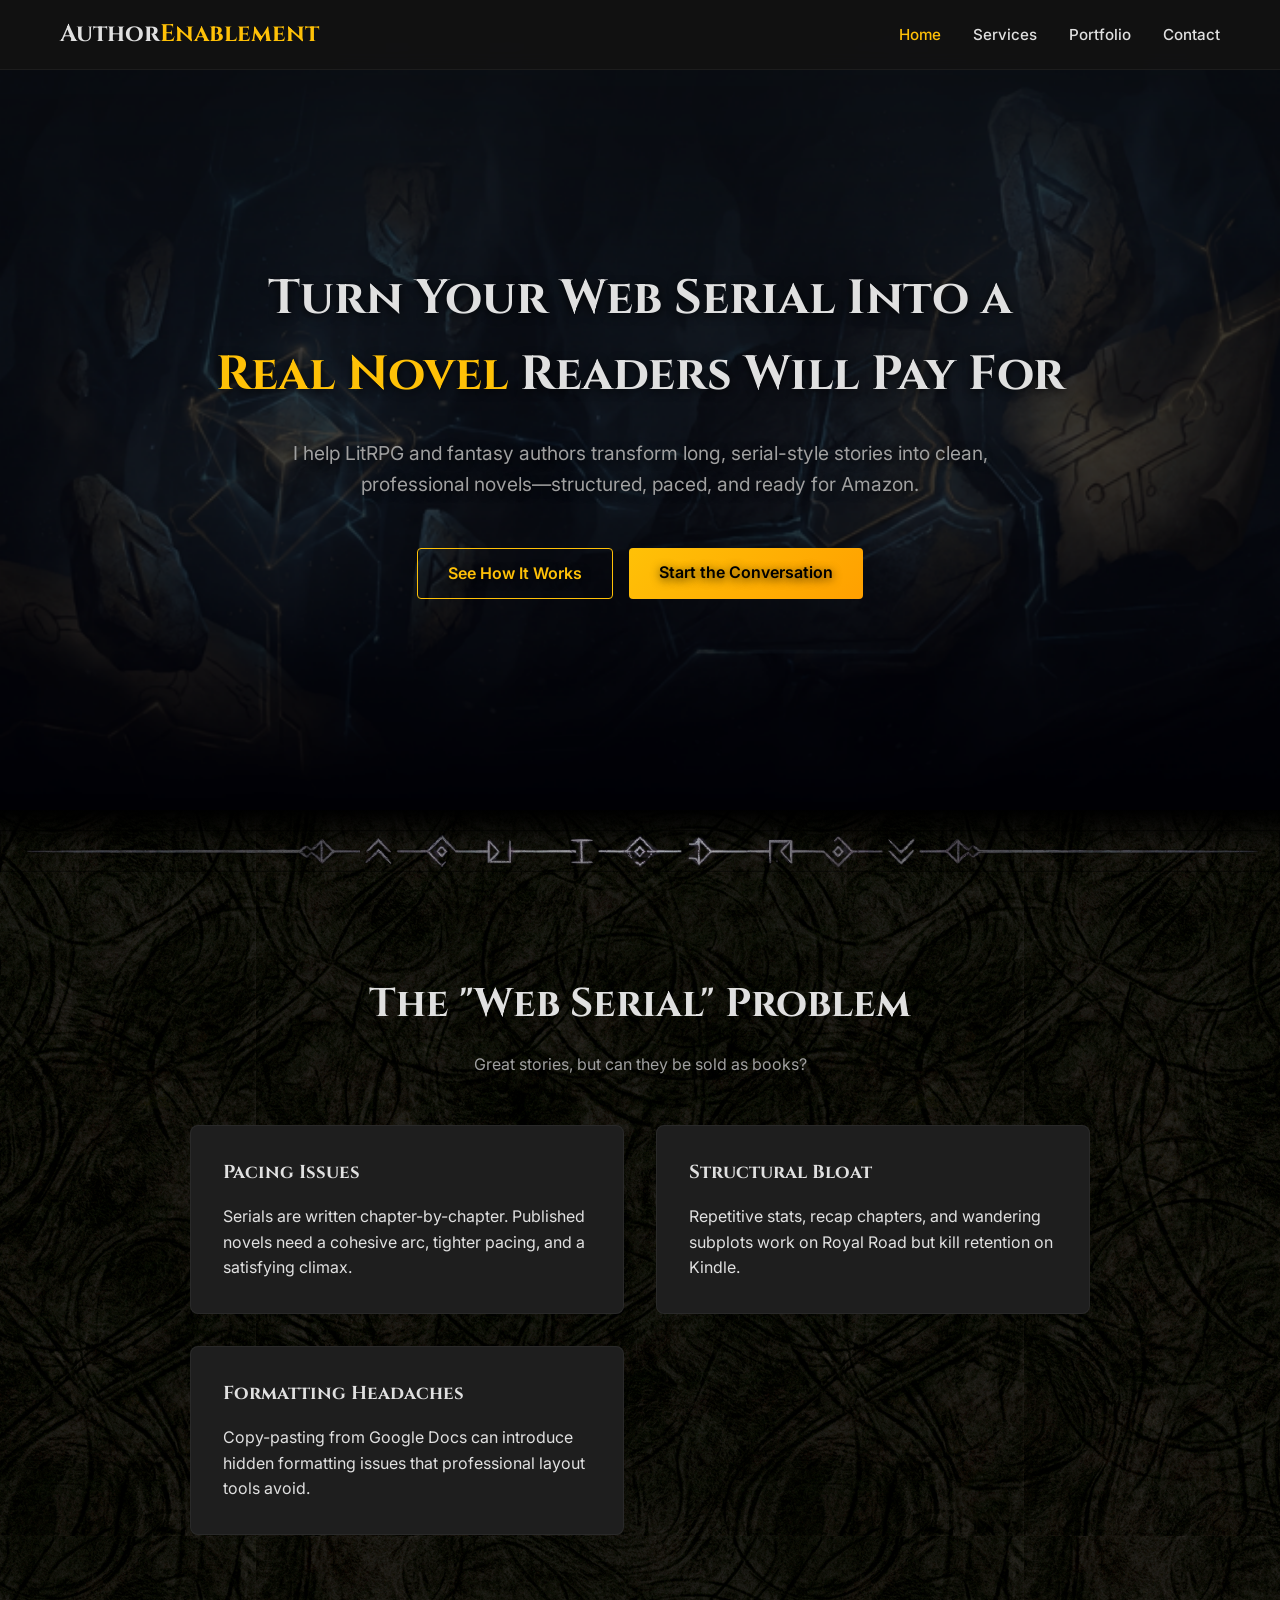
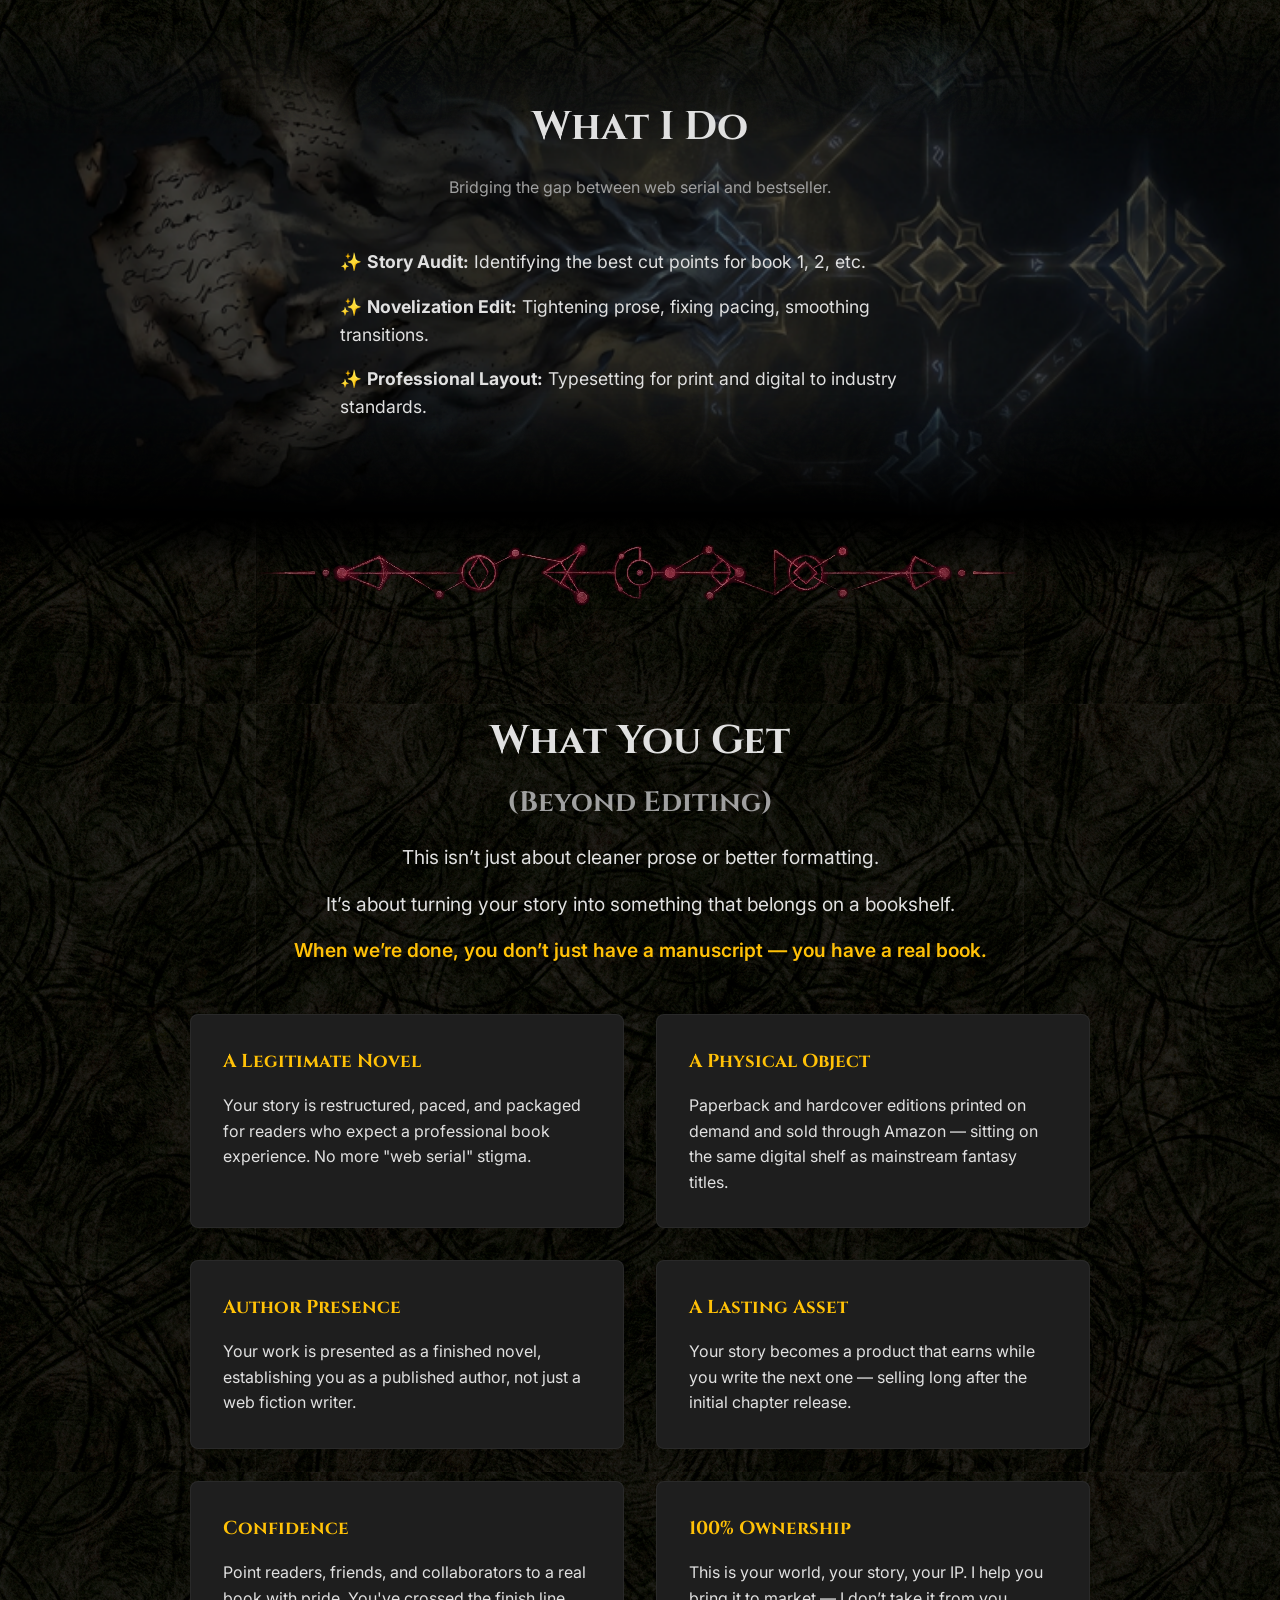
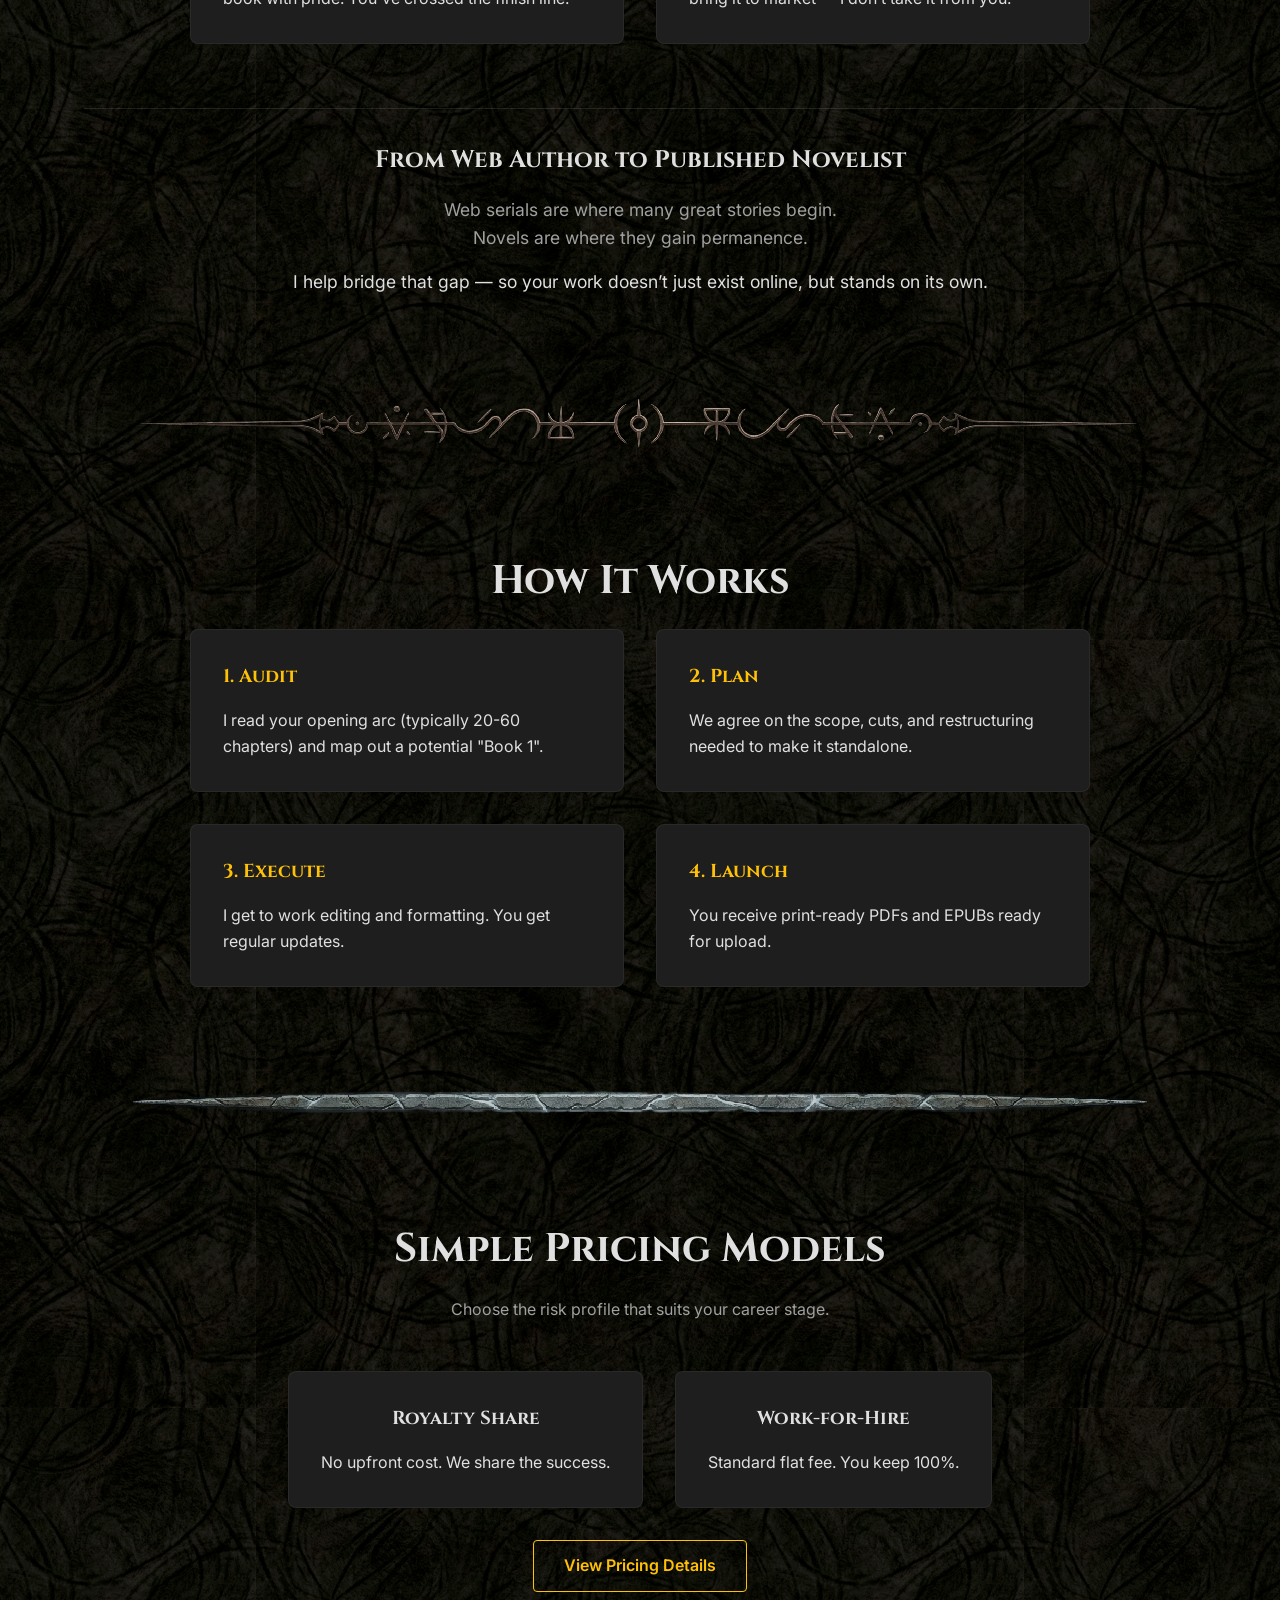
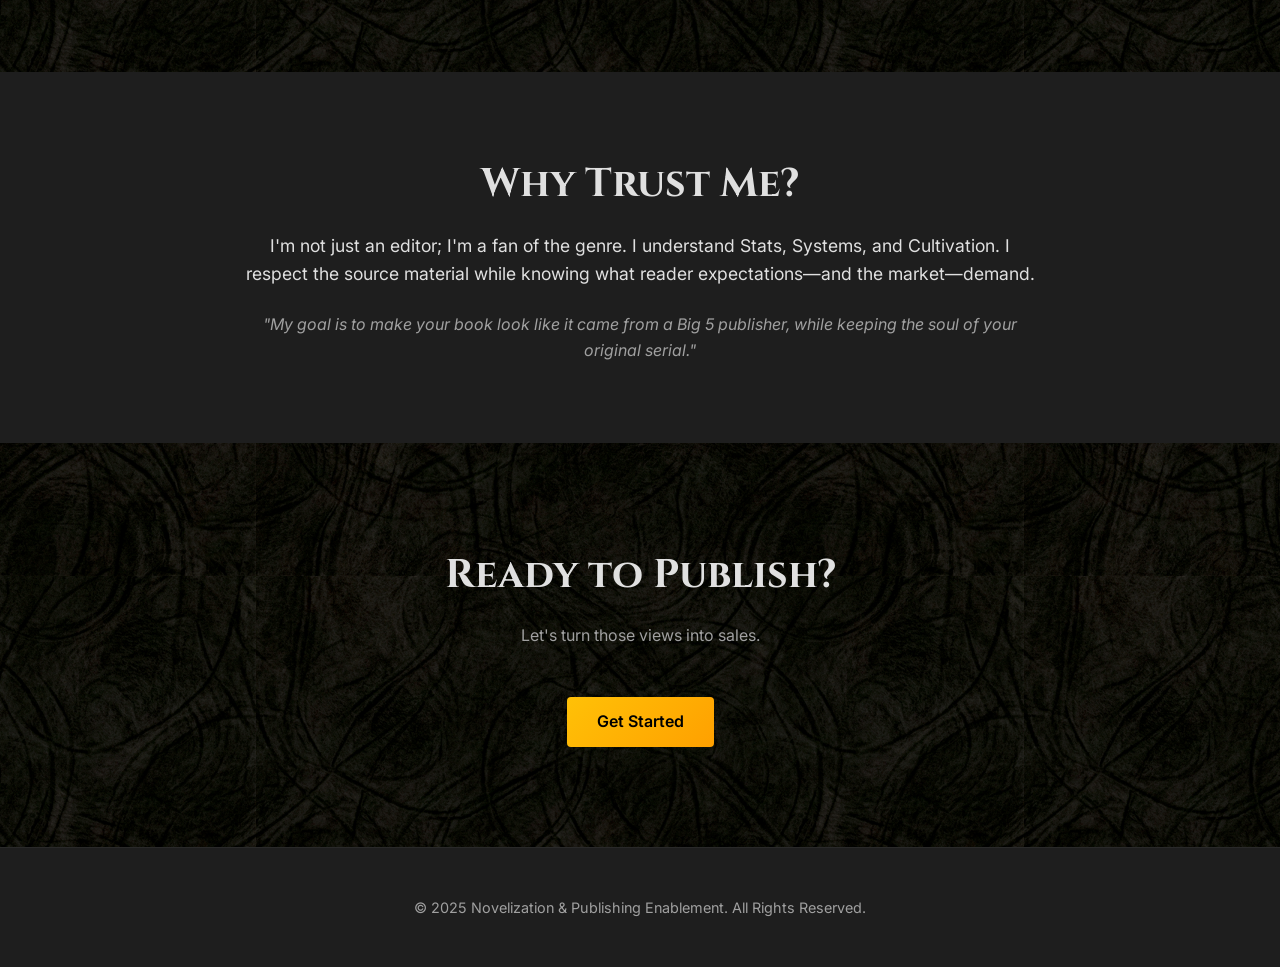
<file: index.html>
<!DOCTYPE html>
<html lang="en">

<head>
    <meta charset="UTF-8">
    <meta name="viewport" content="width=device-width, initial-scale=1.0">
    <title>Author Services | Turn Your Serial Into a Professional Novel</title>
    <meta name="description"
        content="I help LitRPG and Fantasy authors transform web serials into published novels ready for Amazon.">
    <meta property="og:title" content="Author Services | Novelization & Publishing Enablement">
    <meta property="og:description" content="Professional novelization services for LitRPG and Fantasy authors.">
    <meta property="og:type" content="website">

    <!-- Fonts -->
    <link rel="preconnect" href="https://fonts.googleapis.com">
    <link rel="preconnect" href="https://fonts.gstatic.com" crossorigin>
    <link href="https://fonts.googleapis.com/css2?family=Cinzel:wght@400;700&family=Inter:wght@400;600&display=swap"
        rel="stylesheet">

    <!-- Styles -->
    <link rel="stylesheet" href="assets/css/styles.css">
</head>

<body>

    <!-- Nav -->
    <header>
        <div class="container nav-container">
            <a href="index.html" class="logo">Author<span style="color: var(--accent-gold)">Enablement</span></a>
            <div class="hamburger">
                <span></span>
                <span></span>
                <span></span>
            </div>
            <ul class="nav-links">
                <li><a href="index.html" class="active">Home</a></li>
                <li><a href="services.html">Services</a></li>
                <li><a href="portfolio.html">Portfolio</a></li>
                <li><a href="contact.html">Contact</a></li>
            </ul>
        </div>
    </header>

    <!-- Hero -->
    <section class="hero"
        style="min-height: 90vh; display: flex; align-items: center; justify-content: center; text-align: center; padding-top: 100px;">
        <div class="container">
            <h1 style="font-size: 3rem; margin-bottom: 1.5rem;">Turn Your Web Serial Into a <br><span
                    style="color: var(--accent-gold)">Real Novel</span> Readers Will Pay For</h1>
            <p class="section-subtitle" style="font-size: 1.2rem;">
                I help LitRPG and fantasy authors transform long, serial-style stories into clean, professional
                novels—structured, paced, and ready for Amazon.
            </p>
            <div style="display: flex; gap: 1rem; justify-content: center; flex-wrap: wrap;">
                <a href="#process" class="btn btn-secondary">See How It Works</a>
                <a href="contact.html" class="btn btn-primary">Start the Conversation</a>
            </div>
        </div>
    </section>

    <!-- Divider -->
    <div class="section-divider fade-in">
        <img src="assets/images/section-divider-2.webp" alt="Decorative Divider">
    </div>

    <!-- Problem -->
    <section class="problem">
        <div class="container">
            <h2 class="section-title">The "Web Serial" Problem</h2>
            <p class="section-subtitle">Great stories, but can they be sold as books?</p>
            <div class="card-grid">
                <div class="card">
                    <h3>Pacing Issues</h3>
                    <p>Serials are written chapter-by-chapter. Published novels need a cohesive arc, tighter pacing, and
                        a satisfying climax.</p>
                </div>
                <div class="card">
                    <h3>Structural Bloat</h3>
                    <p>Repetitive stats, recap chapters, and wandering subplots work on Royal Road but kill retention on
                        Kindle.</p>
                </div>
                <div class="card">
                    <h3>Formatting Headaches</h3>
                    <p>Copy-pasting from Google Docs can introduce hidden formatting issues that professional layout
                        tools avoid.</p>
                </div>
            </div>
        </div>
    </section>

    <!-- What I Do -->
    <section class="what-i-do bg-accent">
        <div class="container">
            <h2 class="section-title">What I Do</h2>
            <p class="section-subtitle">Bridging the gap between web serial and bestseller.</p>
            <div style="display: flex; flex-wrap: wrap; gap: 2rem; justify-content: center;">
                <ul style="list-style: none; text-align: left; font-size: 1.1rem; max-width: 600px;">
                    <li style="margin-bottom: 1rem;">✨ <strong>Story Audit:</strong> Identifying the best cut points for
                        book 1, 2, etc.</li>
                    <li style="margin-bottom: 1rem;">✨ <strong>Novelization Edit:</strong> Tightening prose, fixing
                        pacing, smoothing transitions.</li>
                    <li style="margin-bottom: 1rem;">✨ <strong>Professional Layout:</strong> Typesetting for print and
                        digital to industry standards.</li>
                </ul>
            </div>
        </div>
    </section>

    <!-- Divider -->
    <div class="section-divider fade-in">
        <img src="assets/images/section-divider-3.webp" alt="Decorative Divider">
    </div>

    <!-- What You Get (Beyond Editing) -->
    <section class="beyond-editing">
        <div class="container">
            <h2 class="section-title">What You Get <span
                    style="font-size: 0.7em; color: var(--text-muted); display: block; margin-top: 0.5rem;">(Beyond
                    Editing)</span></h2>

            <div style="max-width: 800px; margin: 0 auto; text-align: center; margin-bottom: 3rem;">
                <p style="font-size: 1.2rem; margin-bottom: 1rem;">This isn’t just about cleaner prose or better
                    formatting.</p>
                <p style="font-size: 1.2rem; margin-bottom: 1rem;">It’s about turning your story into something that
                    belongs on a bookshelf.</p>
                <p style="font-size: 1.2rem; color: var(--accent-gold); font-weight: 600;">When we’re done, you don’t
                    just have a manuscript — you have a real book.</p>
            </div>

            <div class="card-grid">
                <div class="card">
                    <h3 style="color: var(--accent-gold);">A Legitimate Novel</h3>
                    <p>Your story is restructured, paced, and packaged for readers who expect a professional book
                        experience. No more "web serial" stigma.</p>
                </div>
                <div class="card">
                    <h3 style="color: var(--accent-gold);">A Physical Object</h3>
                    <p>Paperback and hardcover editions printed on demand and sold through Amazon — sitting on the same
                        digital shelf as mainstream fantasy titles.</p>
                </div>
                <div class="card">
                    <h3 style="color: var(--accent-gold);">Author Presence</h3>
                    <p>Your work is presented as a finished novel, establishing you as a published author, not just a
                        web fiction writer.</p>
                </div>
                <div class="card">
                    <h3 style="color: var(--accent-gold);">A Lasting Asset</h3>
                    <p>Your story becomes a product that earns while you write the next one — selling long after the
                        initial chapter release.</p>
                </div>
                <div class="card">
                    <h3 style="color: var(--accent-gold);">Confidence</h3>
                    <p>Point readers, friends, and collaborators to a real book with pride. You've crossed the finish
                        line.</p>
                </div>
                <div class="card">
                    <h3 style="color: var(--accent-gold);">100% Ownership</h3>
                    <p>This is your world, your story, your IP. I help you bring it to market — I don’t take it from
                        you.</p>
                </div>
            </div>

            <div
                style="margin-top: 4rem; text-align: center; border-top: 1px solid rgba(255,255,255,0.1); padding-top: 2rem;">
                <h3 style="font-size: 1.5rem; margin-bottom: 1rem;">From Web Author to Published Novelist</h3>
                <p style="max-width: 700px; margin: 0 auto; color: var(--text-muted); font-size: 1.1rem;">
                    Web serials are where many great stories begin.<br>
                    Novels are where they gain permanence.<br>
                    <span style="color: var(--text-main); margin-top: 1rem; display: block;">I help bridge that gap — so
                        your work doesn’t just exist online, but stands on its own.</span>
                </p>
            </div>
        </div>
    </section>

    <!-- Divider -->
    <div class="section-divider">
        <img src="assets/images/section-divider-4.webp" alt="Decorative Divider">
    </div>

    <!-- How It Works -->
    <section id="process">
        <div class="container">
            <h2 class="section-title">How It Works</h2>
            <div class="card-grid">
                <div class="card">
                    <h3 style="color: var(--accent-gold);">1. Audit</h3>
                    <p>I read your opening arc (typically 20-60 chapters) and map out a potential "Book 1".</p>
                </div>
                <div class="card">
                    <h3 style="color: var(--accent-gold);">2. Plan</h3>
                    <p>We agree on the scope, cuts, and restructuring needed to make it standalone.</p>
                </div>
                <div class="card">
                    <h3 style="color: var(--accent-gold);">3. Execute</h3>
                    <p>I get to work editing and formatting. You get regular updates.</p>
                </div>
                <div class="card">
                    <h3 style="color: var(--accent-gold);">4. Launch</h3>
                    <p>You receive print-ready PDFs and EPUBs ready for upload.</p>
                </div>
            </div>
        </div>
    </section>

    <!-- Divider -->
    <div class="section-divider">
        <img src="assets/images/section-divider-6.webp" alt="Decorative Divider">
    </div>

    <!-- Pricing Models Intro -->
    <section class="pricing-intro">
        <div class="container">
            <h2 class="section-title">Simple Pricing Models</h2>
            <p class="section-subtitle">Choose the risk profile that suits your career stage.</p>
            <div style="display: flex; gap: 2rem; justify-content: center; flex-wrap: wrap; margin-bottom: 2rem;">
                <div class="card" style="text-align: center; max-width: 400px;">
                    <h3>Royalty Share</h3>
                    <p>No upfront cost. We share the success.</p>
                </div>
                <div class="card" style="text-align: center; max-width: 400px;">
                    <h3>Work-for-Hire</h3>
                    <p>Standard flat fee. You keep 100%.</p>
                </div>
            </div>
            <div style="text-align: center;">
                <a href="services.html" class="btn btn-secondary">View Pricing Details</a>
            </div>
        </div>
    </section>

    <!-- Trust / Why Me -->
    <section class="trust" style="background-color: var(--bg-card);">
        <div class="container">
            <h2 class="section-title">Why Trust Me?</h2>
            <div style="max-width: 800px; margin: 0 auto; text-align: center;">
                <p style="margin-bottom: 1.5rem; font-size: 1.1rem;">
                    I'm not just an editor; I'm a fan of the genre. I understand Stats, Systems, and Cultivation.
                    I respect the source material while knowing what reader expectations—and the market—demand.
                </p>
                <p style="font-style: italic; color: var(--text-muted);">
                    "My goal is to make your book look like it came from a Big 5 publisher, while keeping the soul of
                    your original serial."
                </p>
            </div>
        </div>
    </section>

    <!-- Final CTA -->
    <section class="final-cta" style="text-align: center; padding: 100px 0;">
        <div class="container">
            <h2 class="section-title">Ready to Publish?</h2>
            <p class="section-subtitle">Let's turn those views into sales.</p>
            <a href="contact.html" class="btn btn-primary">Get Started</a>
        </div>
    </section>

    <!-- Footer -->
    <footer>
        <div class="container">
            <p>&copy; 2025 Novelization & Publishing Enablement. All Rights Reserved.</p>
        </div>
    </footer>

    <script src="assets/js/script.js"></script>
</body>

</html>
</file>
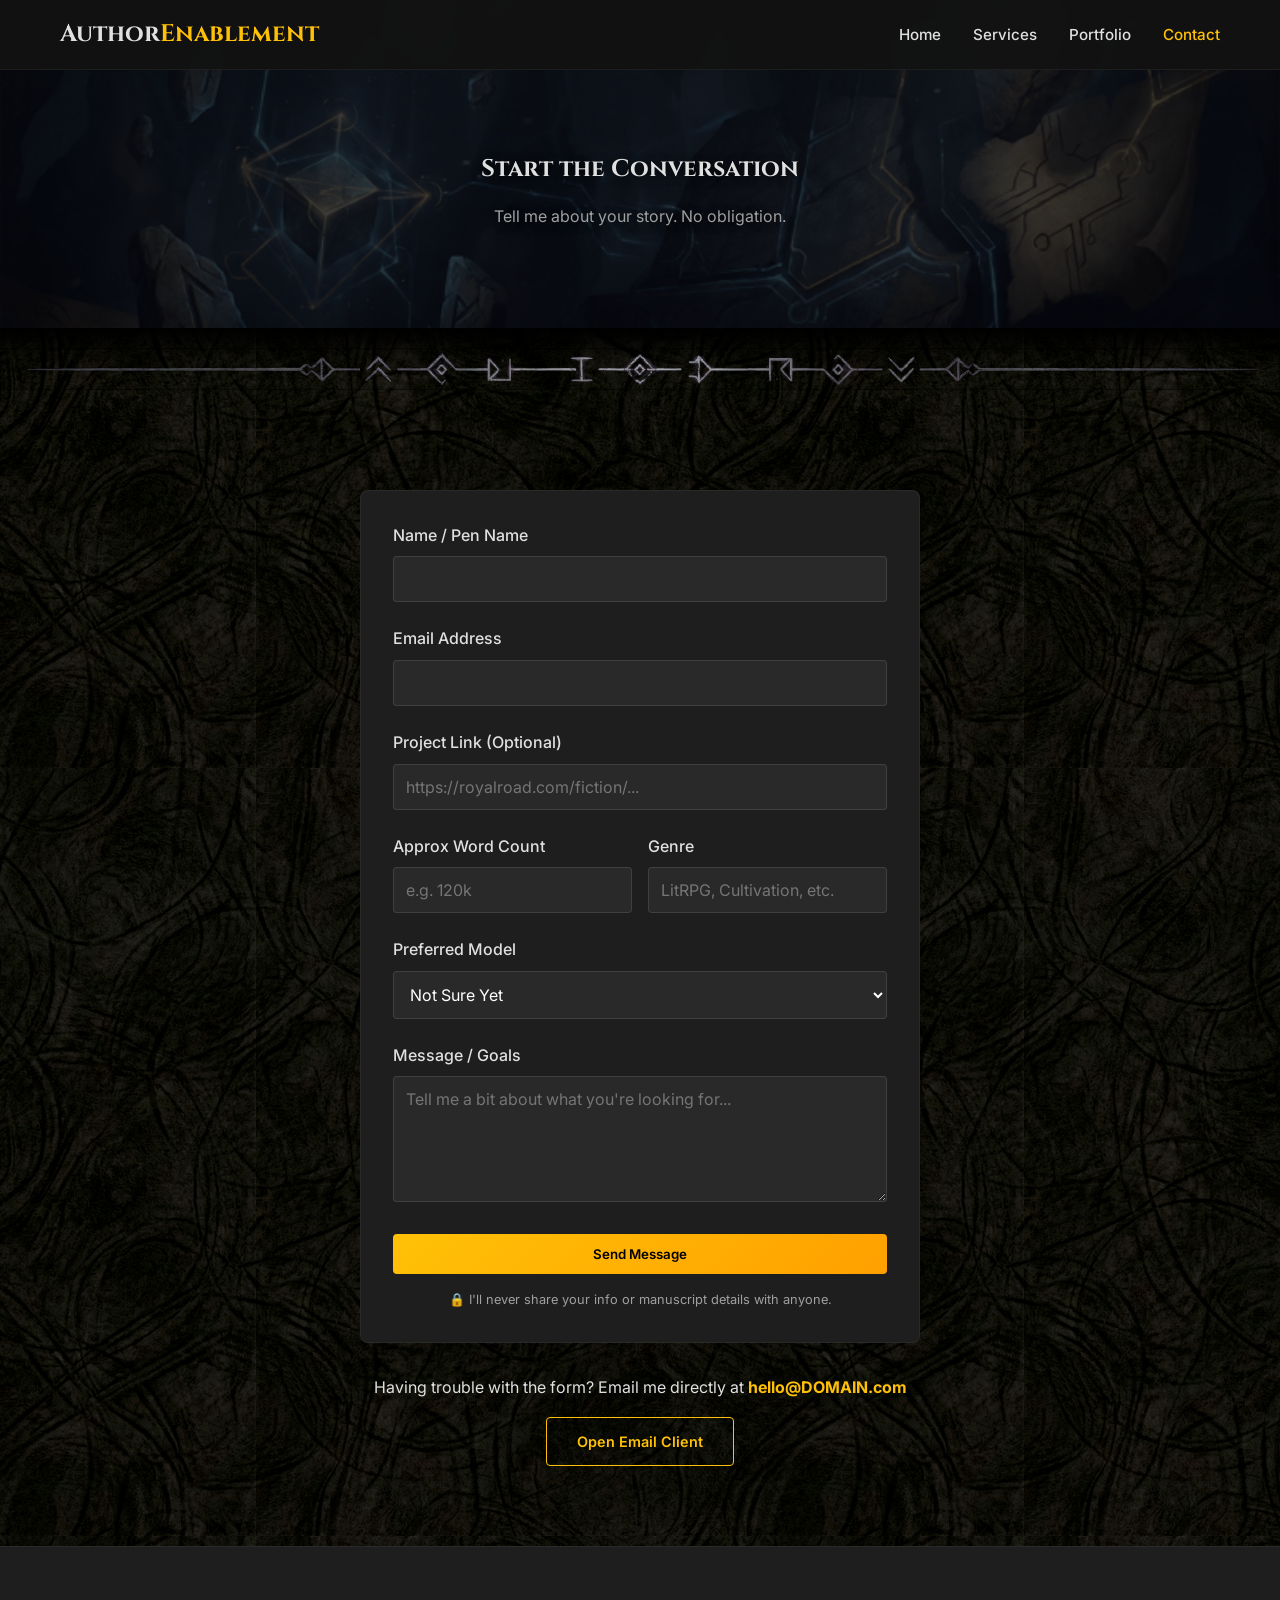
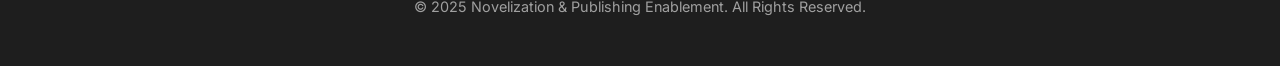
<file: contact.html>
<!DOCTYPE html>
<html lang="en">

<head>
    <meta charset="UTF-8">
    <meta name="viewport" content="width=device-width, initial-scale=1.0">
    <title>Contact | Author Services</title>
    <meta name="description" content="Contact me to discuss your novelization project.">

    <!-- Fonts -->
    <link rel="preconnect" href="https://fonts.googleapis.com">
    <link href="https://fonts.googleapis.com/css2?family=Cinzel:wght@400;700&family=Inter:wght@400;600&display=swap"
        rel="stylesheet">

    <!-- Styles -->
    <link rel="stylesheet" href="assets/css/styles.css">
    <style>
        .form-group {
            margin-bottom: 1.5rem;
        }

        label {
            display: block;
            margin-bottom: 0.5rem;
            color: var(--text-main);
            font-weight: 500;
        }

        input,
        select,
        textarea {
            width: 100%;
            padding: 12px;
            background-color: rgba(255, 255, 255, 0.05);
            border: 1px solid rgba(255, 255, 255, 0.1);
            border-radius: 4px;
            color: #fff;
            font-family: var(--font-body);
            font-size: 1rem;
        }

        input:focus,
        select:focus,
        textarea:focus {
            outline: none;
            border-color: var(--accent-gold);
            background-color: rgba(255, 255, 255, 0.1);
        }

        .privacy-note {
            font-size: 0.8rem;
            color: var(--text-muted);
            margin-top: 1rem;
            text-align: center;
        }
    </style>
</head>

<body>

    <!-- Nav -->
    <header>
        <div class="container nav-container">
            <a href="index.html" class="logo">Author<span style="color: var(--accent-gold)">Enablement</span></a>
            <div class="hamburger">
                <span></span>
                <span></span>
                <span></span>
            </div>
            <ul class="nav-links">
                <li><a href="index.html">Home</a></li>
                <li><a href="services.html">Services</a></li>
                <li><a href="portfolio.html">Portfolio</a></li>
                <li><a href="contact.html" class="active">Contact</a></li>
            </ul>
        </div>
    </header>

    <section class="hero" style="padding-top: 150px; text-align: center; min-height: 30vh">
        <div class="container">
            <h1>Start the Conversation</h1>
            <p class="section-subtitle">Tell me about your story. No obligation.</p>
        </div>
    </section>

    <!-- Divider -->
    <div class="section-divider fade-in">
        <img src="assets/images/section-divider-2.webp" alt="Decorative Divider">
    </div>

    <!-- Contact Form -->
    <section class="contact-form">
        <div class="container" style="max-width: 600px;">
            <div class="card">
                <!-- Formspree Integration with Fallback -->
                <form action="https://formspree.io/f/PLACEHOLDER" method="POST">

                    <div class="form-group">
                        <label for="name">Name / Pen Name</label>
                        <input type="text" id="name" name="name" required>
                    </div>

                    <div class="form-group">
                        <label for="email">Email Address</label>
                        <input type="email" id="email" name="email" required>
                    </div>

                    <div class="form-group">
                        <label for="project-link">Project Link (Optional)</label>
                        <input type="url" id="project-link" name="projectLink"
                            placeholder="https://royalroad.com/fiction/...">
                    </div>

                    <div class="form-row" style="display: flex; gap: 1rem; flex-wrap: wrap;">
                        <div class="form-group" style="flex: 1; min-width: 200px;">
                            <label for="words">Approx Word Count</label>
                            <input type="text" id="words" name="wordCount" placeholder="e.g. 120k">
                        </div>
                        <div class="form-group" style="flex: 1; min-width: 200px;">
                            <label for="genre">Genre</label>
                            <input type="text" id="genre" name="genre" placeholder="LitRPG, Cultivation, etc.">
                        </div>
                    </div>

                    <div class="form-group">
                        <label for="model">Preferred Model</label>
                        <select id="model" name="pricingModel">
                            <option value="unsure">Not Sure Yet</option>
                            <option value="royalty">Royalty Share (No Upfront)</option>
                            <option value="hire">Work-for-Hire (Flat Fee)</option>
                        </select>
                    </div>

                    <div class="form-group">
                        <label for="message">Message / Goals</label>
                        <textarea id="message" name="message" rows="5" required
                            placeholder="Tell me a bit about what you're looking for..."></textarea>
                    </div>

                    <!-- Mailto Fallback Script -->
                    <script>
                        // Optional: Check if formspree works or provide a button to switch to mailto
                    </script>

                    <button type="submit" class="btn btn-primary" style="width: 100%;">Send Message</button>

                    <p class="privacy-note">🔒 I'll never share your info or manuscript details with anyone.</p>
                </form>
            </div>

            <div style="text-align: center; margin-top: 2rem;">
                <p>Having trouble with the form? Email me directly at <a href="mailto:hello@DOMAIN.com"
                        style="color: var(--accent-gold); font-weight: bold;">hello@DOMAIN.com</a></p>
                <div style="margin-top: 1rem;">
                    <a href="mailto:hello@DOMAIN.com?subject=Inquiry%20about%20Novelization" class="btn btn-secondary"
                        style="font-size: 0.9rem;">Open Email Client</a>
                </div>
            </div>
        </div>
    </section>

    <!-- Footer -->
    <footer>
        <div class="container">
            <p>&copy; 2025 Novelization & Publishing Enablement. All Rights Reserved.</p>
        </div>
    </footer>

    <script src="assets/js/script.js"></script>
</body>

</html>
</file>
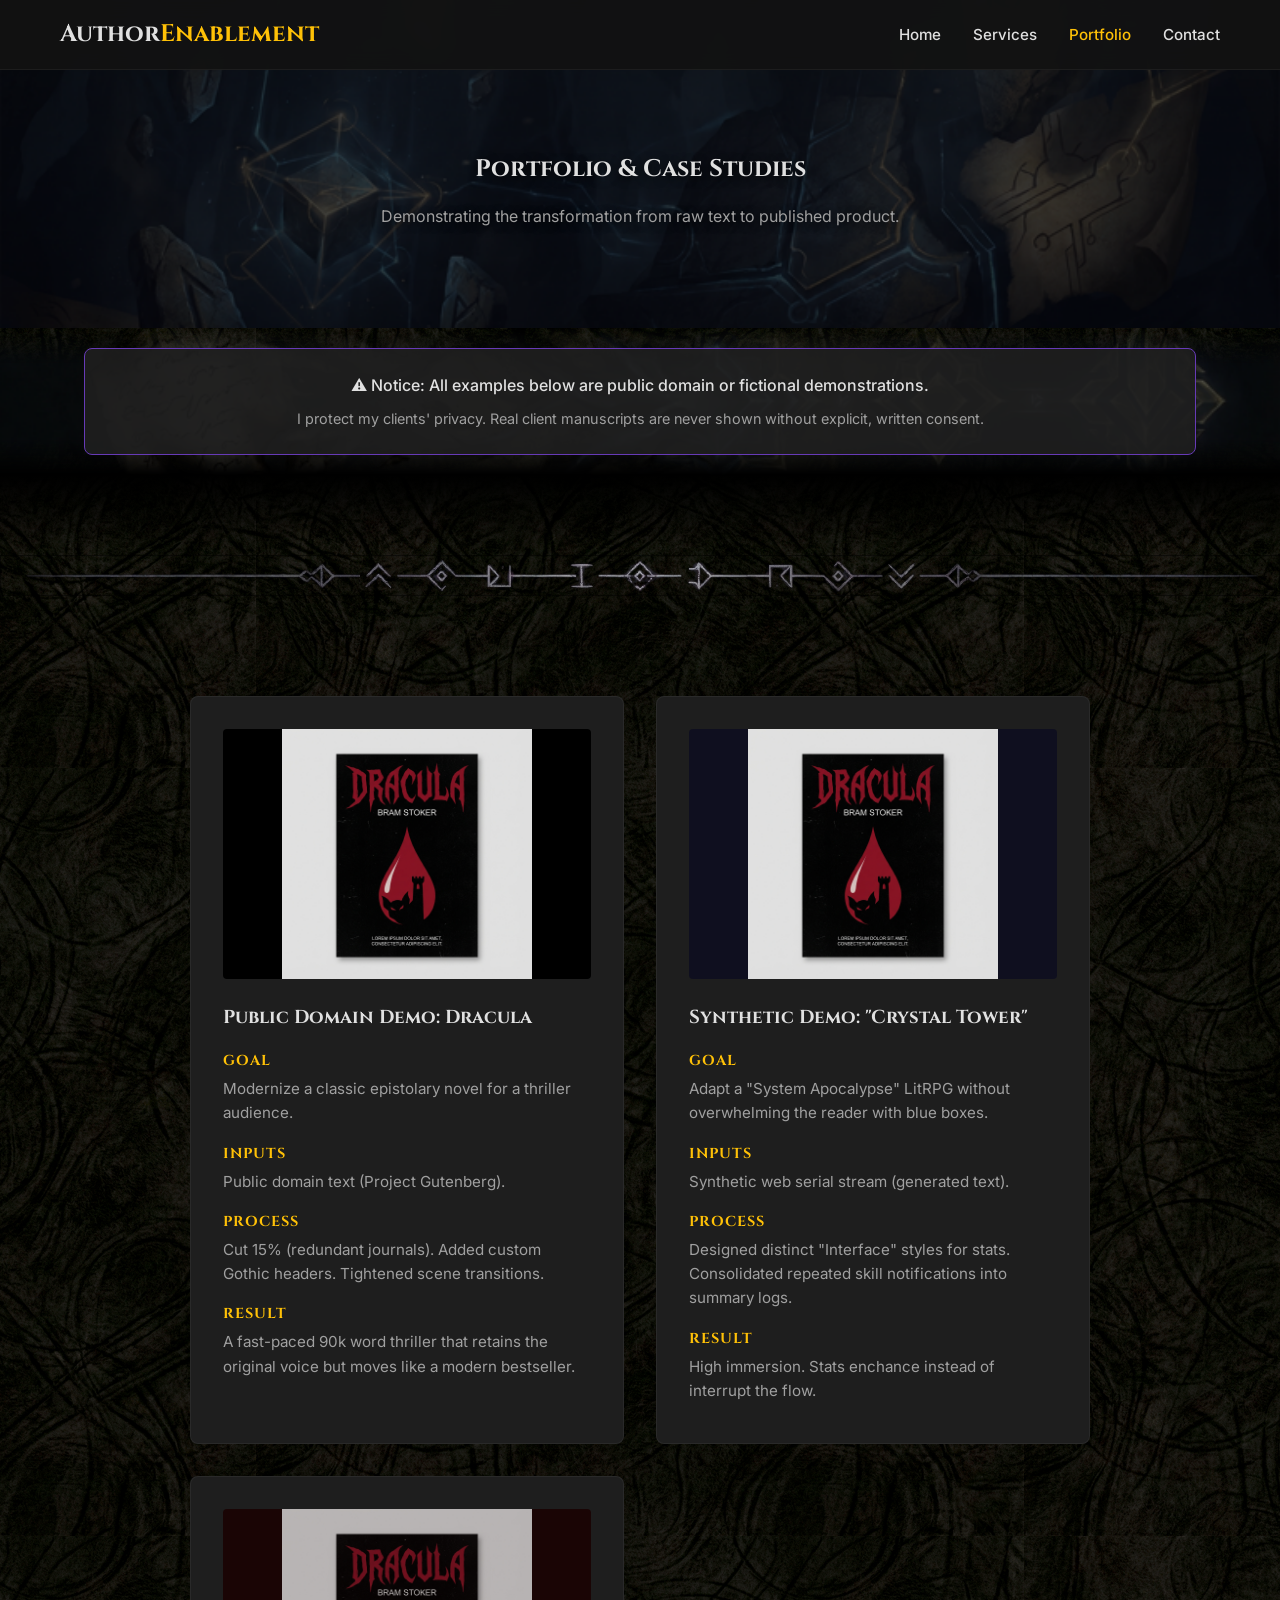
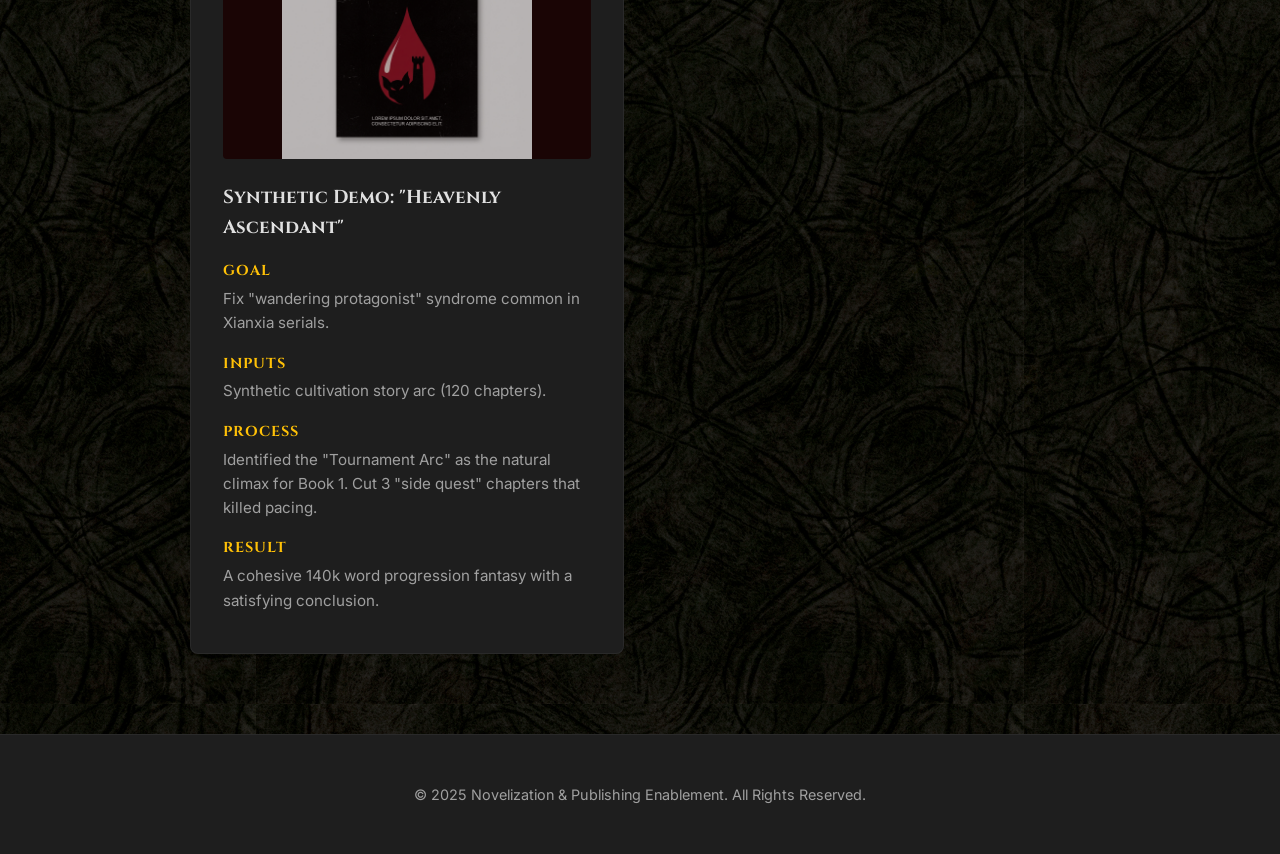
<file: portfolio.html>
<!DOCTYPE html>
<html lang="en">

<head>
    <meta charset="UTF-8">
    <meta name="viewport" content="width=device-width, initial-scale=1.0">
    <title>Portfolio | Author Services</title>
    <meta name="description" content="Examples of novelization work, including structure audits and layout design.">

    <!-- Fonts -->
    <link rel="preconnect" href="https://fonts.googleapis.com">
    <link href="https://fonts.googleapis.com/css2?family=Cinzel:wght@400;700&family=Inter:wght@400;600&display=swap"
        rel="stylesheet">

    <!-- Styles -->
    <link rel="stylesheet" href="assets/css/styles.css">
    <style>
        .case-details h4 {
            color: var(--accent-gold);
            font-size: 0.9rem;
            text-transform: uppercase;
            letter-spacing: 1px;
            margin-bottom: 0.3rem;
            margin-top: 1rem;
        }

        .case-details p {
            margin-bottom: 0.5rem;
            font-size: 0.95rem;
            color: var(--text-muted);
        }
    </style>
</head>

<body>

    <!-- Nav -->
    <header>
        <div class="container nav-container">
            <a href="index.html" class="logo">Author<span style="color: var(--accent-gold)">Enablement</span></a>
            <div class="hamburger">
                <span></span>
                <span></span>
                <span></span>
            </div>
            <ul class="nav-links">
                <li><a href="index.html">Home</a></li>
                <li><a href="services.html">Services</a></li>
                <li><a href="portfolio.html" class="active">Portfolio</a></li>
                <li><a href="contact.html">Contact</a></li>
            </ul>
        </div>
    </header>

    <section class="hero" style="padding-top: 150px; text-align: center; min-height: 30vh;">
        <div class="container">
            <h1>Portfolio & Case Studies</h1>
            <p class="section-subtitle">Demonstrating the transformation from raw text to published product.</p>
        </div>
    </section>

    <!-- Disclaimer -->
    <section class="disclaimer bg-accent" style="padding: 20px 0; ">
        <div class="container">
            <div
                style="background: rgba(30, 30, 30, 0.9); border: 1px solid var(--accent-purple); padding: 1.5rem; border-radius: 8px; text-align: center;">
                <p style="font-size: 1rem; color: var(--text-main); font-weight: 500;">
                    ⚠️ Notice: All examples below are public domain or fictional demonstrations.
                </p>
                <p style="font-size: 0.9rem; color: var(--text-muted); margin-top: 0.5rem;">
                    I protect my clients' privacy. Real client manuscripts are never shown without explicit, written
                    consent.
                </p>
            </div>
        </div>
    </section>

    <!-- Divider -->
    <div class="section-divider fade-in" style="padding-top: 80px;">
        <img src="assets/images/section-divider-2.webp" alt="Decorative Divider">
    </div>

    <!-- Portfolio Grid -->
    <section class="portfolio">
        <div class="container">
            <div class="card-grid" style="grid-template-columns: repeat(auto-fit, minmax(350px, 1fr));">

                <!-- Dracula Demo -->
                <div class="card">
                    <div
                        style="height: 250px; background: #000; display: flex; align-items: center; justify-content: center; overflow: hidden; margin-bottom: 1.5rem; border-radius: 4px;">
                        <img src="assets/images/placeholder-cover-dracula.png" alt="Dracula Book Cover Concept"
                            style="height: 100%; width: auto;">
                    </div>
                    <h3>Public Domain Demo: Dracula</h3>
                    <div class="case-details">
                        <h4>Goal</h4>
                        <p>Modernize a classic epistolary novel for a thriller audience.</p>

                        <h4>Inputs</h4>
                        <p>Public domain text (Project Gutenberg).</p>

                        <h4>Process</h4>
                        <p>Cut 15% (redundant journals). Added custom Gothic headers. Tightened scene transitions.</p>

                        <h4>Result</h4>
                        <p>A fast-paced 90k word thriller that retains the original voice but moves like a modern
                            bestseller.</p>
                    </div>
                </div>

                <!-- Synthetic Demo 1: System Heavy -->
                <div class="card">
                    <div
                        style="height: 250px; background: #0f0f1f; display: flex; align-items: center; justify-content: center; overflow: hidden; margin-bottom: 1.5rem; border-radius: 4px;">
                        <img src="assets/images/placeholder-cover-synthetic.png" alt="Crystal Tower Book Cover Concept"
                            style="height: 100%; width: auto;">
                    </div>
                    <h3>Synthetic Demo: "Crystal Tower"</h3>
                    <div class="case-details">
                        <h4>Goal</h4>
                        <p>Adapt a "System Apocalypse" LitRPG without overwhelming the reader with blue boxes.</p>

                        <h4>Inputs</h4>
                        <p>Synthetic web serial stream (generated text).</p>

                        <h4>Process</h4>
                        <p>Designed distinct "Interface" styles for stats. Consolidated repeated skill notifications
                            into summary logs.</p>

                        <h4>Result</h4>
                        <p>High immersion. Stats enchance instead of interrupt the flow.</p>
                    </div>
                </div>

                <!-- Synthetic Demo 2: Cultivation -->
                <div class="card">
                    <div
                        style="height: 250px; background: #1a0505; display: flex; align-items: center; justify-content: center; overflow: hidden; margin-bottom: 1.5rem; border-radius: 4px;">
                        <!-- Placeholder until generation works, or reuse synthetic -->
                        <img src="assets/images/placeholder-cover-cultivation.png" alt="Cultivation Book Cover"
                            style="height: 100%; width: auto; opacity: 0.8;">
                    </div>
                    <h3>Synthetic Demo: "Heavenly Ascendant"</h3>
                    <div class="case-details">
                        <h4>Goal</h4>
                        <p>Fix "wandering protagonist" syndrome common in Xianxia serials.</p>

                        <h4>Inputs</h4>
                        <p>Synthetic cultivation story arc (120 chapters).</p>

                        <h4>Process</h4>
                        <p>Identified the "Tournament Arc" as the natural climax for Book 1. Cut 3 "side quest" chapters
                            that killed pacing.</p>

                        <h4>Result</h4>
                        <p>A cohesive 140k word progression fantasy with a satisfying conclusion.</p>
                    </div>
                </div>

            </div>
        </div>
    </section>

    <!-- Footer -->
    <footer>
        <div class="container">
            <p>&copy; 2025 Novelization & Publishing Enablement. All Rights Reserved.</p>
        </div>
    </footer>

    <script src="assets/js/script.js"></script>
</body>

</html>
</file>
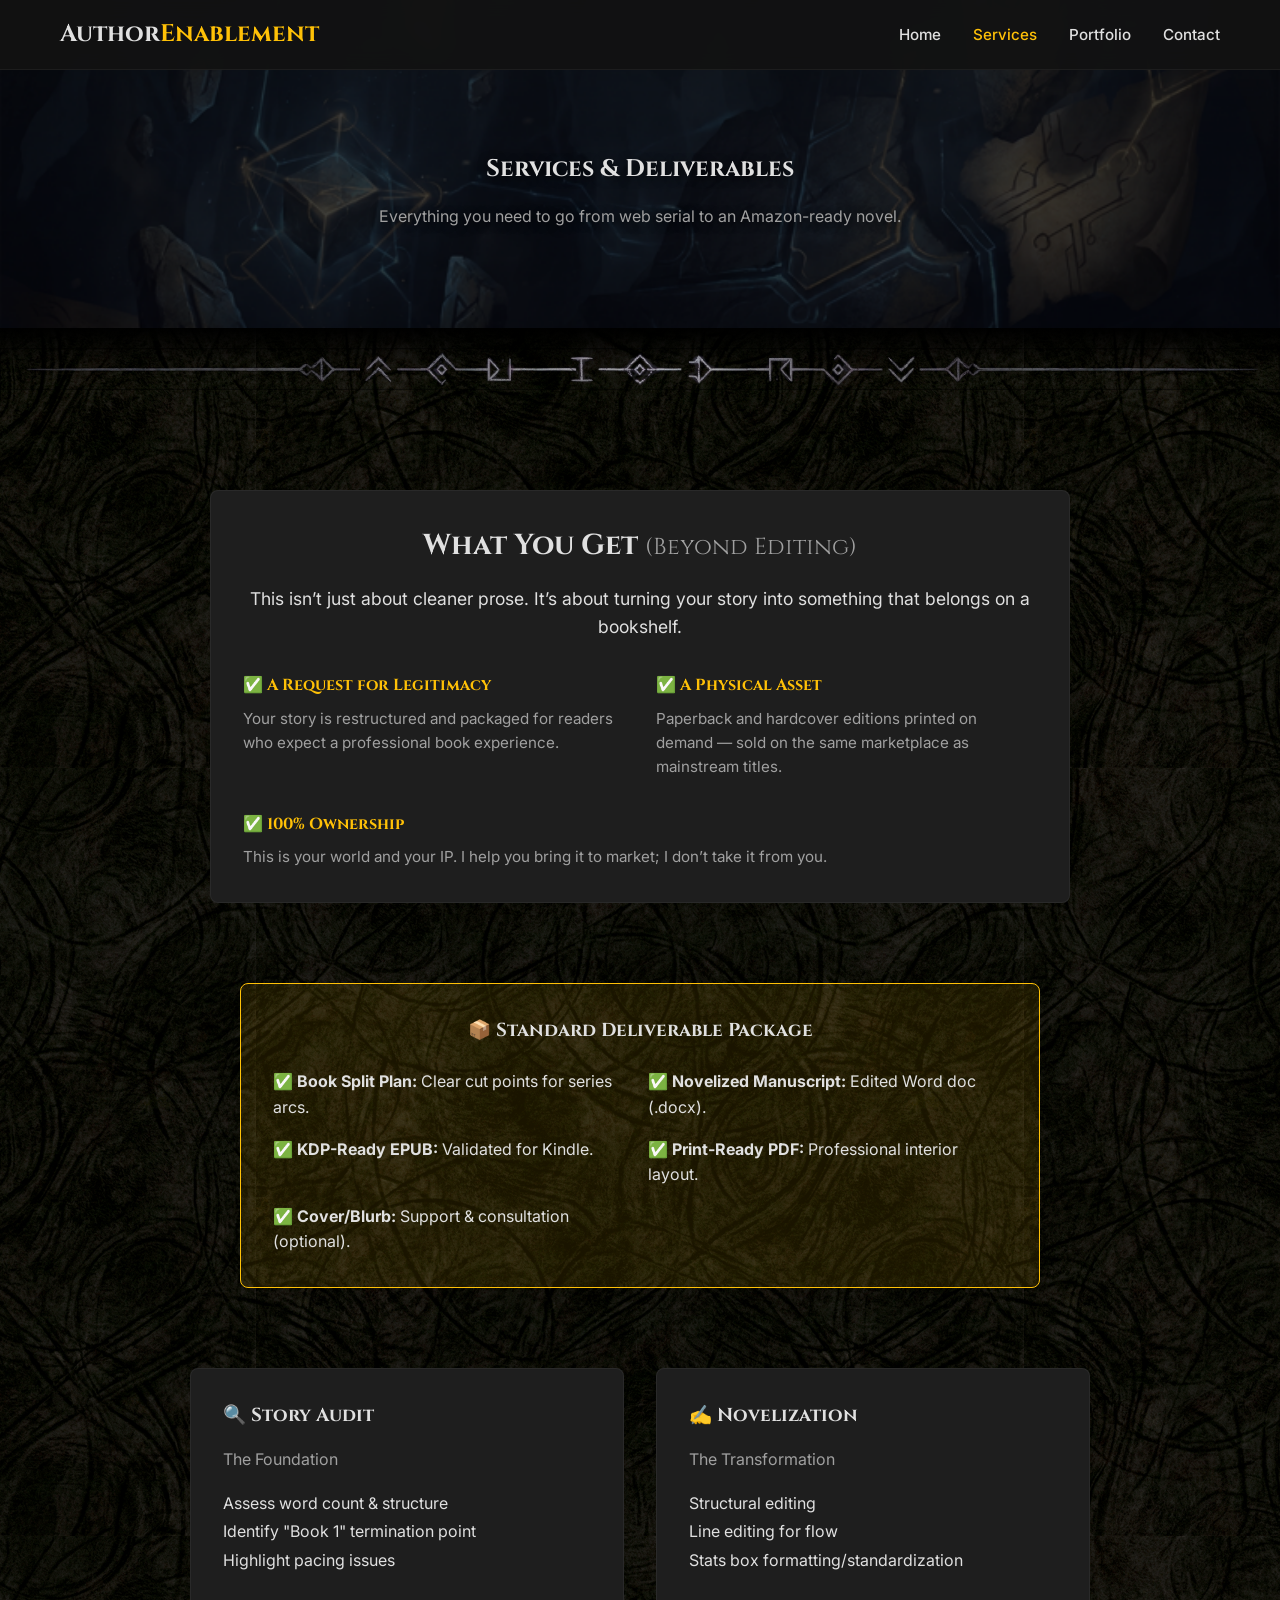
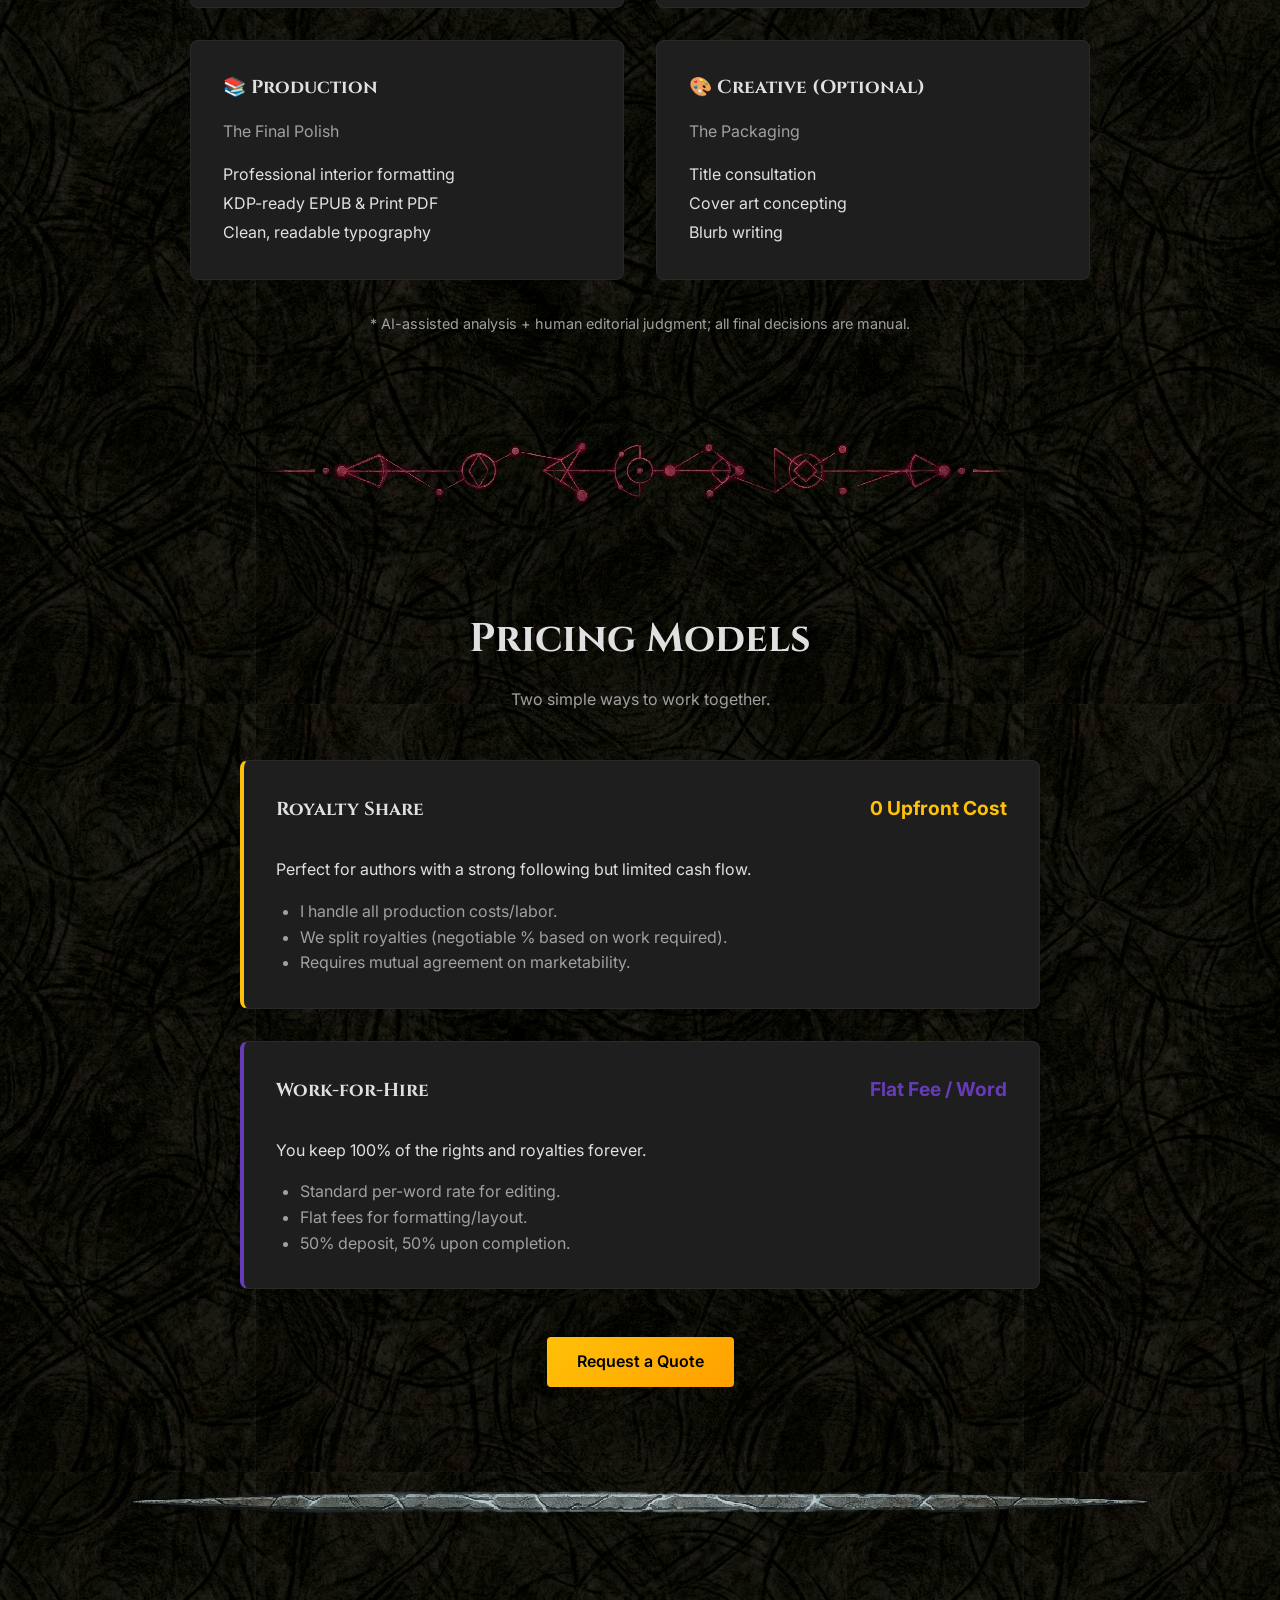
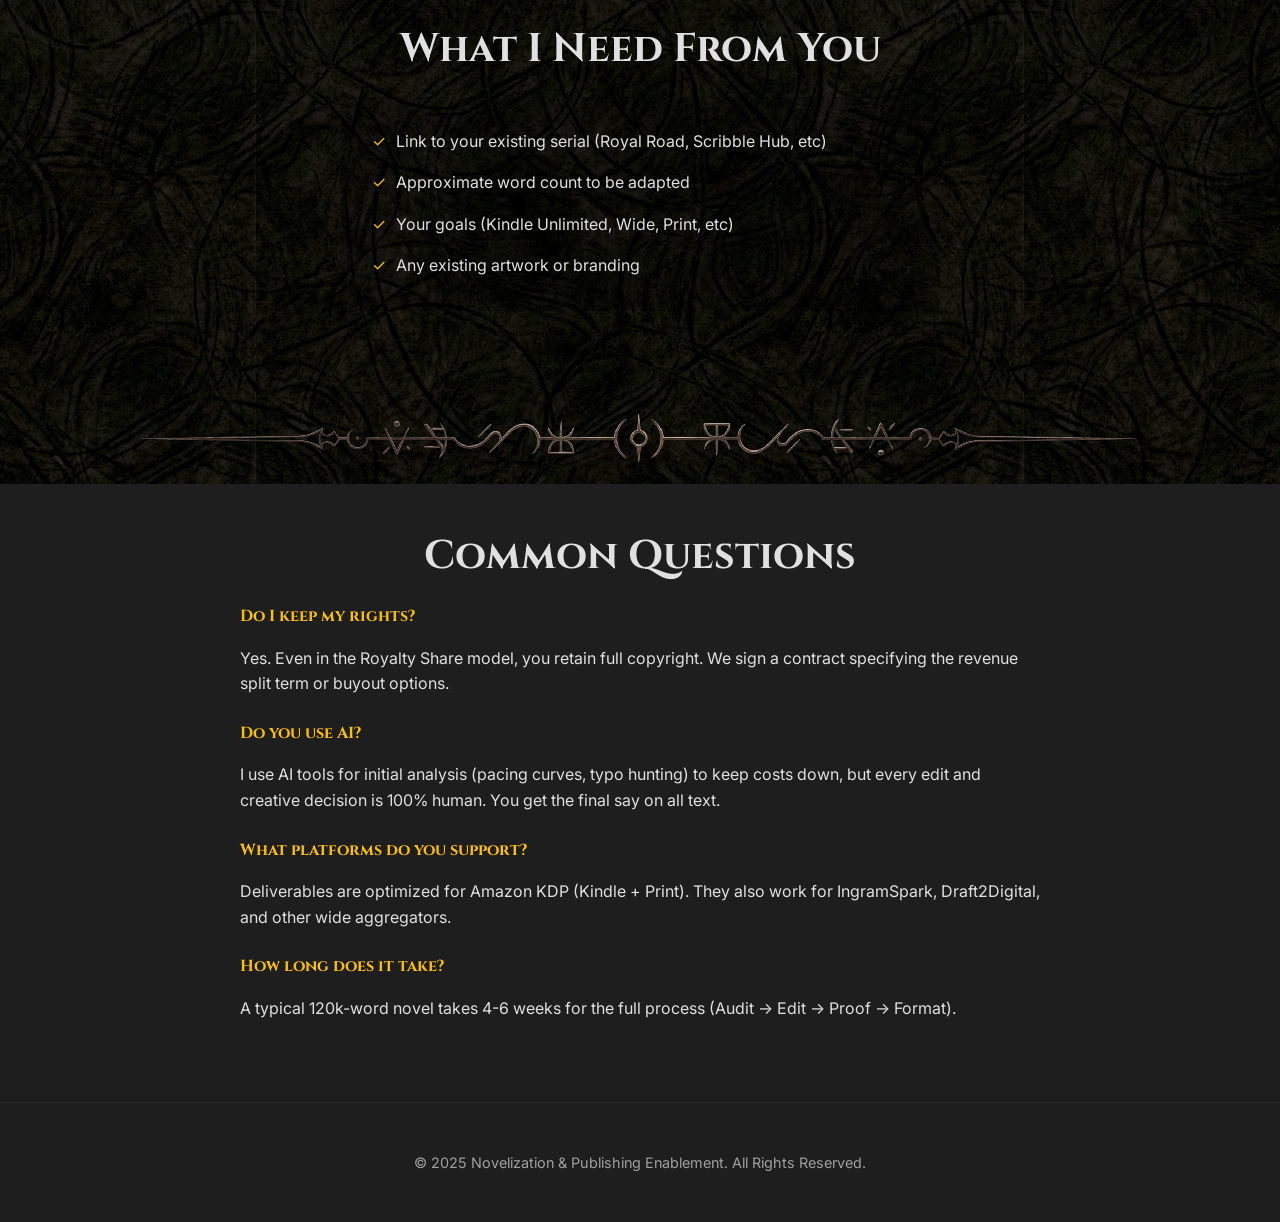
<file: services.html>
<!DOCTYPE html>
<html lang="en">

<head>
    <meta charset="UTF-8">
    <meta name="viewport" content="width=device-width, initial-scale=1.0">
    <title>Services & Pricing | Author Services</title>
    <meta name="description"
        content="Services for transforming web serials into novels: Story Audit, Editing, Production.">

    <!-- Fonts -->
    <link rel="preconnect" href="https://fonts.googleapis.com">
    <link href="https://fonts.googleapis.com/css2?family=Cinzel:wght@400;700&family=Inter:wght@400;600&display=swap"
        rel="stylesheet">

    <!-- Styles -->
    <link rel="stylesheet" href="assets/css/styles.css">
</head>

<body>

    <!-- Nav -->
    <header>
        <div class="container nav-container">
            <a href="index.html" class="logo">Author<span style="color: var(--accent-gold)">Enablement</span></a>
            <div class="hamburger">
                <span></span>
                <span></span>
                <span></span>
            </div>
            <ul class="nav-links">
                <li><a href="index.html">Home</a></li>
                <li><a href="services.html" class="active">Services</a></li>
                <li><a href="portfolio.html">Portfolio</a></li>
                <li><a href="contact.html">Contact</a></li>
            </ul>
        </div>
    </header>

    <section class="hero" style="padding-top: 150px; text-align: center; min-height: 30vh;">
        <div class="container">
            <h1>Services & Deliverables</h1>
            <p class="section-subtitle">Everything you need to go from web serial to an Amazon-ready novel.</p>
        </div>
    </section>

    <!-- Divider -->
    <div class="section-divider fade-in">
        <img src="assets/images/section-divider-2.webp" alt="Decorative Divider">
    </div>


    <!-- What You Get (Short) -->
    <section class="value-prop" style="padding-bottom: 0;">
        <div class="container" style="text-align: center; max-width: 900px;">
            <div
                style="background-color: var(--bg-card); padding: 2rem; border-radius: 8px; border: 1px solid rgba(255,255,255,0.05);">
                <h2 style="font-size: 1.8rem; margin-bottom: 1rem;">What You Get <span
                        style="font-weight: 400; font-size: 0.8em; color: var(--text-muted);">(Beyond Editing)</span>
                </h2>
                <p style="margin-bottom: 2rem; font-size: 1.1rem;">This isn’t just about cleaner prose. It’s about
                    turning your story into something that belongs on a bookshelf.</p>

                <div style="display: flex; flex-wrap: wrap; justify-content: center; gap: 2rem; text-align: left;">
                    <div style="flex: 1; min-width: 250px;">
                        <h4 style="color: var(--accent-gold); margin-bottom: 0.5rem;">✅ A Request for Legitimacy</h4>
                        <p style="font-size: 0.95rem; color: var(--text-muted);">Your story is restructured and packaged
                            for readers who expect a professional book experience.</p>
                    </div>
                    <div style="flex: 1; min-width: 250px;">
                        <h4 style="color: var(--accent-gold); margin-bottom: 0.5rem;">✅ A Physical Asset</h4>
                        <p style="font-size: 0.95rem; color: var(--text-muted);">Paperback and hardcover editions
                            printed on demand — sold on the same marketplace as mainstream titles.</p>
                    </div>
                    <div style="flex: 1; min-width: 250px;">
                        <h4 style="color: var(--accent-gold); margin-bottom: 0.5rem;">✅ 100% Ownership</h4>
                        <p style="font-size: 0.95rem; color: var(--text-muted);">This is your world and your IP. I help
                            you bring it to market; I don’t take it from you.</p>
                    </div>
                </div>
            </div>
        </div>
    </section>

    <!-- Detailed Deliverables Box -->
    <section class="deliverables-box" style="padding-bottom: 0;">
        <div class="container">
            <div
                style="background: rgba(255, 193, 7, 0.1); border: 1px solid var(--accent-gold); border-radius: 8px; padding: 2rem; max-width: 800px; margin: 0 auto;">
                <h3 style="text-align: center; margin-bottom: 1.5rem;">📦 Standard Deliverable Package</h3>
                <ul
                    style="display: grid; grid-template-columns: repeat(auto-fit, minmax(250px, 1fr)); gap: 1rem; list-style: none;">
                    <li>✅ <strong>Book Split Plan:</strong> Clear cut points for series arcs.</li>
                    <li>✅ <strong>Novelized Manuscript:</strong> Edited Word doc (.docx).</li>
                    <li>✅ <strong>KDP-Ready EPUB:</strong> Validated for Kindle.</li>
                    <li>✅ <strong>Print-Ready PDF:</strong> Professional interior layout.</li>
                    <li>✅ <strong>Cover/Blurb:</strong> Support & consultation (optional).</li>
                </ul>
            </div>
        </div>
    </section>

    <!-- Deliverables -->
    <section class="deliverables">
        <div class="container">
            <div class="card-grid">
                <div class="card">
                    <h3>🔍 Story Audit</h3>
                    <p style="margin-bottom: 1rem; color: var(--text-muted);">The Foundation</p>
                    <ul style="list-style: none; padding: 0; line-height: 1.8;">
                        <li>Assess word count & structure</li>
                        <li>Identify "Book 1" termination point</li>
                        <li>Highlight pacing issues</li>
                    </ul>
                </div>
                <div class="card">
                    <h3>✍️ Novelization</h3>
                    <p style="margin-bottom: 1rem; color: var(--text-muted);">The Transformation</p>
                    <ul style="list-style: none; padding: 0; line-height: 1.8;">
                        <li>Structural editing</li>
                        <li>Line editing for flow</li>
                        <li>Stats box formatting/standardization</li>
                    </ul>
                </div>
                <div class="card">
                    <h3>📚 Production</h3>
                    <p style="margin-bottom: 1rem; color: var(--text-muted);">The Final Polish</p>
                    <ul style="list-style: none; padding: 0; line-height: 1.8;">
                        <li>Professional interior formatting</li>
                        <li>KDP-ready EPUB & Print PDF</li>
                        <li>Clean, readable typography</li>
                    </ul>
                </div>
                <div class="card">
                    <h3>🎨 Creative (Optional)</h3>
                    <p style="margin-bottom: 1rem; color: var(--text-muted);">The Packaging</p>
                    <ul style="list-style: none; padding: 0; line-height: 1.8;">
                        <li>Title consultation</li>
                        <li>Cover art concepting</li>
                        <li>Blurb writing</li>
                    </ul>
                </div>
            </div>
            <div style="text-align: center; margin-top: 2rem; color: var(--text-muted); font-size: 0.9rem;">
                * AI-assisted analysis + human editorial judgment; all final decisions are manual.
            </div>
        </div>
    </section>

    <!-- Divider -->
    <div class="section-divider">
        <img src="assets/images/section-divider-3.webp" alt="Decorative Divider">
    </div>


    <!-- Pricing -->
    <section class="pricing bg-accent-1">
        <div class="container">
            <h2 class="section-title">Pricing Models</h2>
            <p class="section-subtitle">Two simple ways to work together.</p>

            <div style="display: flex; flex-direction: column; gap: 2rem; max-width: 800px; margin: 0 auto;">

                <!-- Model 1 -->
                <div class="card" style="border-left: 4px solid var(--accent-gold);">
                    <div style="display: flex; justify-content: space-between; align-items: baseline; flex-wrap: wrap;">
                        <h3>Royalty Share</h3>
                        <span style="font-weight: 700; color: var(--accent-gold); font-size: 1.2rem;">0 Upfront
                            Cost</span>
                    </div>
                    <p style="margin: 1rem 0;">Perfect for authors with a strong following but limited cash flow.</p>
                    <ul style="list-style: disc; margin-left: 1.5rem; color: var(--text-muted);">
                        <li>I handle all production costs/labor.</li>
                        <li>We split royalties (negotiable % based on work required).</li>
                        <li>Requires mutual agreement on marketability.</li>
                    </ul>
                </div>

                <!-- Model 2 -->
                <div class="card" style="border-left: 4px solid var(--accent-purple);">
                    <div style="display: flex; justify-content: space-between; align-items: baseline; flex-wrap: wrap;">
                        <h3>Work-for-Hire</h3>
                        <span style="font-weight: 700; color: var(--accent-purple); font-size: 1.2rem;">Flat Fee /
                            Word</span>
                    </div>
                    <p style="margin: 1rem 0;">You keep 100% of the rights and royalties forever.</p>
                    <ul style="list-style: disc; margin-left: 1.5rem; color: var(--text-muted);">
                        <li>Standard per-word rate for editing.</li>
                        <li>Flat fees for formatting/layout.</li>
                        <li>50% deposit, 50% upon completion.</li>
                    </ul>
                </div>

            </div>

            <div style="text-align: center; margin-top: 3rem;">
                <a href="contact.html" class="btn btn-primary">Request a Quote</a>
            </div>
        </div>
    </section>

    <!-- Divider -->
    <div class="section-divider">
        <img src="assets/images/section-divider-6.webp" alt="Decorative Divider">
    </div>


    <!-- Intake -->
    <section class="intake">
        <div class="container">
            <h2 class="section-title">What I Need From You</h2>
            <div
                style="max-width: 600px; margin: 0 auto; background: rgba(0,0,0,0.2); padding: 2rem; border-radius: 8px;">
                <ul style="list-style: none;">
                    <li style="margin-bottom: 1rem; display: flex; align-items: center; gap: 10px;">
                        <span style="color: var(--accent-gold);">✓</span> Link to your existing serial (Royal Road,
                        Scribble Hub, etc)
                    </li>
                    <li style="margin-bottom: 1rem; display: flex; align-items: center; gap: 10px;">
                        <span style="color: var(--accent-gold);">✓</span> Approximate word count to be adapted
                    </li>
                    <li style="margin-bottom: 1rem; display: flex; align-items: center; gap: 10px;">
                        <span style="color: var(--accent-gold);">✓</span> Your goals (Kindle Unlimited, Wide, Print,
                        etc)
                    </li>
                    <li style="display: flex; align-items: center; gap: 10px;">
                        <span style="color: var(--accent-gold);">✓</span> Any existing artwork or branding
                    </li>
                </ul>
            </div>
        </div>
    </section>

    <!-- Divider -->
    <div class="section-divider">
        <img src="assets/images/section-divider-4.webp" alt="Decorative Divider">
    </div>


    <!-- FAQ Section -->
    <section class="faq" style="background-color: var(--bg-card); padding-top: 40px;">
        <div class="container">
            <h2 class="section-title">Common Questions</h2>
            <div style="max-width: 800px; margin: 0 auto; display: flex; flex-direction: column; gap: 1.5rem;">

                <div>
                    <h4 style="color: var(--accent-gold);">Do I keep my rights?</h4>
                    <p>Yes. Even in the Royalty Share model, you retain full copyright. We sign a contract specifying
                        the revenue split term or buyout options.</p>
                </div>

                <div>
                    <h4 style="color: var(--accent-gold);">Do you use AI?</h4>
                    <p>I use AI tools for initial analysis (pacing curves, typo hunting) to keep costs down, but every
                        edit and creative decision is 100% human. You get the final say on all text.</p>
                </div>

                <div>
                    <h4 style="color: var(--accent-gold);">What platforms do you support?</h4>
                    <p>Deliverables are optimized for Amazon KDP (Kindle + Print). They also work for IngramSpark,
                        Draft2Digital, and other wide aggregators.</p>
                </div>

                <div>
                    <h4 style="color: var(--accent-gold);">How long does it take?</h4>
                    <p>A typical 120k-word novel takes 4-6 weeks for the full process (Audit -> Edit -> Proof ->
                        Format).</p>
                </div>

            </div>
        </div>
    </section>

    <!-- Footer -->
    <footer>
        <div class="container">
            <p>&copy; 2025 Novelization & Publishing Enablement. All Rights Reserved.</p>
        </div>
    </footer>

    <script src="assets/js/script.js"></script>
</body>

</html>
</file>
<file: assets/css/styles.css>
:root {
  /* Colors */
  --bg-dark: #000000;
  --bg-card: #1E1E1E;
  --text-main: #E0E0E0;
  --text-muted: #A0A0A0;
  --accent-gold: #FFC107;
  --accent-purple: #673AB7;
  --accent-purple-glow: rgba(103, 58, 183, 0.5);

  /* Fonts */
  --font-heading: 'Cinzel', serif;
  --font-body: 'Inter', sans-serif;

  /* Spacing */
  --container-width: 1200px;
  --header-height: 70px;

}

/* Hero */
.hero {
  position: relative;
  min-height: 90vh;
  display: flex;
  align-items: center;
  justify-content: center;
  text-align: center;
  padding-top: 100px;
  overflow: hidden;
  background-color: var(--bg-dark);

  /* Cinematic Background: Dark stone feel with magical glows */
  background-image:
    url('../images/hero-banner4.webp');
  background-size: cover;
  background-position: center;
  background-repeat: no-repeat;
}

.hero h1,
.hero p,
.hero .btn {
  text-shadow: 0 2px 10px rgba(0, 0, 0, 0.8);
  position: relative;
  z-index: 2;
}

.hero {
  padding-bottom: 50px;
  /* Ensure space at bottom on mobile */
}

.hero::before {
  /* Optional: Keep a subtle overlay if needed, or remove if the image is perfect */
  content: '';
  position: absolute;
  top: 0;
  left: 0;
  right: 0;
  bottom: 0;
  pointer-events: none;
}

/* Section Dividers */
.section-divider {
  width: 100%;
  overflow: hidden;
  line-height: 0;
  text-align: center;
  padding: 20px 0;
}

.section-divider img {
  max-width: 100%;
  height: auto;
  display: inline-block;
  opacity: 0.8;
  /* Keep them elegant, not overwhelming */
}

.fade-in {
  background: linear-gradient(to bottom, black, transparent 50%);
}

.fade-out {
  background: linear-gradient(to bottom, transparent 50%, black);
}

.fade-in.active {
  opacity: 1;
}

/* Accent Backgrounds */
.bg-accent {
  position: relative;
  z-index: 0;
}

.bg-accent::before {
  content: '';
  position: absolute;
  top: 0;
  left: 0;
  right: 0;
  bottom: 0;
  background: url('../images/portfolio-accent4.webp');
  background-size: cover;
  background-position: center;
  z-index: -1;
  -webkit-mask-image: linear-gradient(to bottom, transparent, black 25%, black 75%, transparent);
  mask-image: linear-gradient(to bottom, transparent, black 25%, black 75%, transparent);
}

.bg-accent::after {
  content: '';
  position: absolute;
  top: 0;
  left: 0;
  right: 0;
  bottom: 0;
  background: linear-gradient(to bottom, transparent 50%, #000000);
  z-index: -2;
}

/* Reset & Base */
* {
  box-sizing: border-box;
  margin: 0;
  padding: 0;
}

body {
  background-color: var(--bg-dark);
  background-image: url('../images/background.webp');
  background-repeat: repeat;
  background-position: top center;
  color: var(--text-main);
  font-family: var(--font-body);
  line-height: 1.6;
  -webkit-font-smoothing: antialiased;
}

h1,
h2,
h3,
h4,
h5,
h6 {
  font-family: var(--font-heading);
  color: var(--text-main);
  margin-bottom: 1rem;
}

a {
  color: var(--accent-gold);
  text-decoration: none;
  transition: color 0.3s ease;
}

a:hover {
  color: #fff;
}

img {
  max-width: 100%;
  display: block;
}

.container {
  width: 90%;
  max-width: var(--container-width);
  margin: 0 auto;
  padding: 0 20px;
}

/* Navbar */
header {
  background-color: rgba(18, 18, 18, 0.95);
  backdrop-filter: blur(10px);
  position: fixed;
  top: 0;
  width: 100%;
  height: var(--header-height);
  z-index: 1000;
  border-bottom: 1px solid rgba(255, 255, 255, 0.05);
  display: flex;
  align-items: center;
}

.nav-container {
  display: flex;
  justify-content: space-between;
  align-items: center;
  width: 100%;
}

.logo {
  font-family: var(--font-heading);
  font-size: 1.5rem;
  font-weight: 700;
  color: var(--text-main);
}

.nav-links {
  display: flex;
  gap: 2rem;
  list-style: none;
}

.nav-links a {
  color: var(--text-main);
  font-weight: 500;
  font-size: 0.95rem;
}

.nav-links a:hover,
.nav-links a.active {
  color: var(--accent-gold);
}

.hamburger {
  display: none;
  cursor: pointer;
  flex-direction: column;
  gap: 5px;
}

.hamburger span {
  width: 25px;
  height: 3px;
  background-color: var(--text-main);
  transition: all 0.3s;
}

/* Mobile Nav */
@media (max-width: 768px) {
  .nav-links {
    position: absolute;
    top: var(--header-height);
    right: 0;
    height: calc(100vh - var(--header-height));
    width: 70%;
    background-color: var(--bg-card);
    flex-direction: column;
    align-items: center;
    justify-content: center;
    transform: translateX(100%);
    transition: transform 0.3s ease-in-out;
  }

  .nav-links.active {
    transform: translateX(0);
    box-shadow: -5px 0 15px rgba(0, 0, 0, 0.5);
  }

  .hamburger {
    display: flex;
  }
}

/* Buttons */
.btn {
  display: inline-block;
  padding: 12px 30px;
  border-radius: 4px;
  font-weight: 600;
  text-align: center;
  cursor: pointer;
  border: none;
  transition: transform 0.2s, box-shadow 0.2s;
  font-family: var(--font-body);
}

.btn-primary {
  background: linear-gradient(135deg, var(--accent-gold), #FFA000);
  color: #000;
}

.btn-primary:hover {
  transform: translateY(-2px);
  box-shadow: 0 4px 15px rgba(255, 193, 7, 0.3);
  color: #000;
}

.btn-secondary {
  background: transparent;
  border: 1px solid var(--accent-gold);
  color: var(--accent-gold);
}

.btn-secondary:hover {
  background: rgba(255, 193, 7, 0.1);
  color: var(--accent-gold);
}

/* Sections */
section {
  padding: 80px 0;
}

.section-title {
  text-align: center;
  font-size: 2.5rem;
  margin-bottom: 1rem;
}

.section-subtitle {
  text-align: center;
  color: var(--text-muted);
  max-width: 700px;
  margin: 0 auto 3rem auto;
}

/* Cards */
.card-grid {
  display: grid;
  grid-template-columns: repeat(auto-fit, minmax(300px, 1fr));
  gap: 2rem;
  max-width: 900px;
  margin: auto;
}

.card {
  background-color: var(--bg-card);
  padding: 2rem;
  border-radius: 8px;
  border: 1px solid rgba(255, 255, 255, 0.05);
  transition: transform 0.3s ease, border-color 0.3s ease;
}

.card:hover {
  transform: translateY(-5px);
  border-color: var(--accent-purple);
  box-shadow: 0 10px 30px rgba(0, 0, 0, 0.3);
}

/* Footer */
footer {
  background-color: var(--bg-card);
  padding: 3rem 0;
  text-align: center;
  border-top: 1px solid rgba(255, 255, 255, 0.05);
  margin-top: auto;
}

footer p {
  color: var(--text-muted);
  font-size: 0.9rem;
}
</file>
